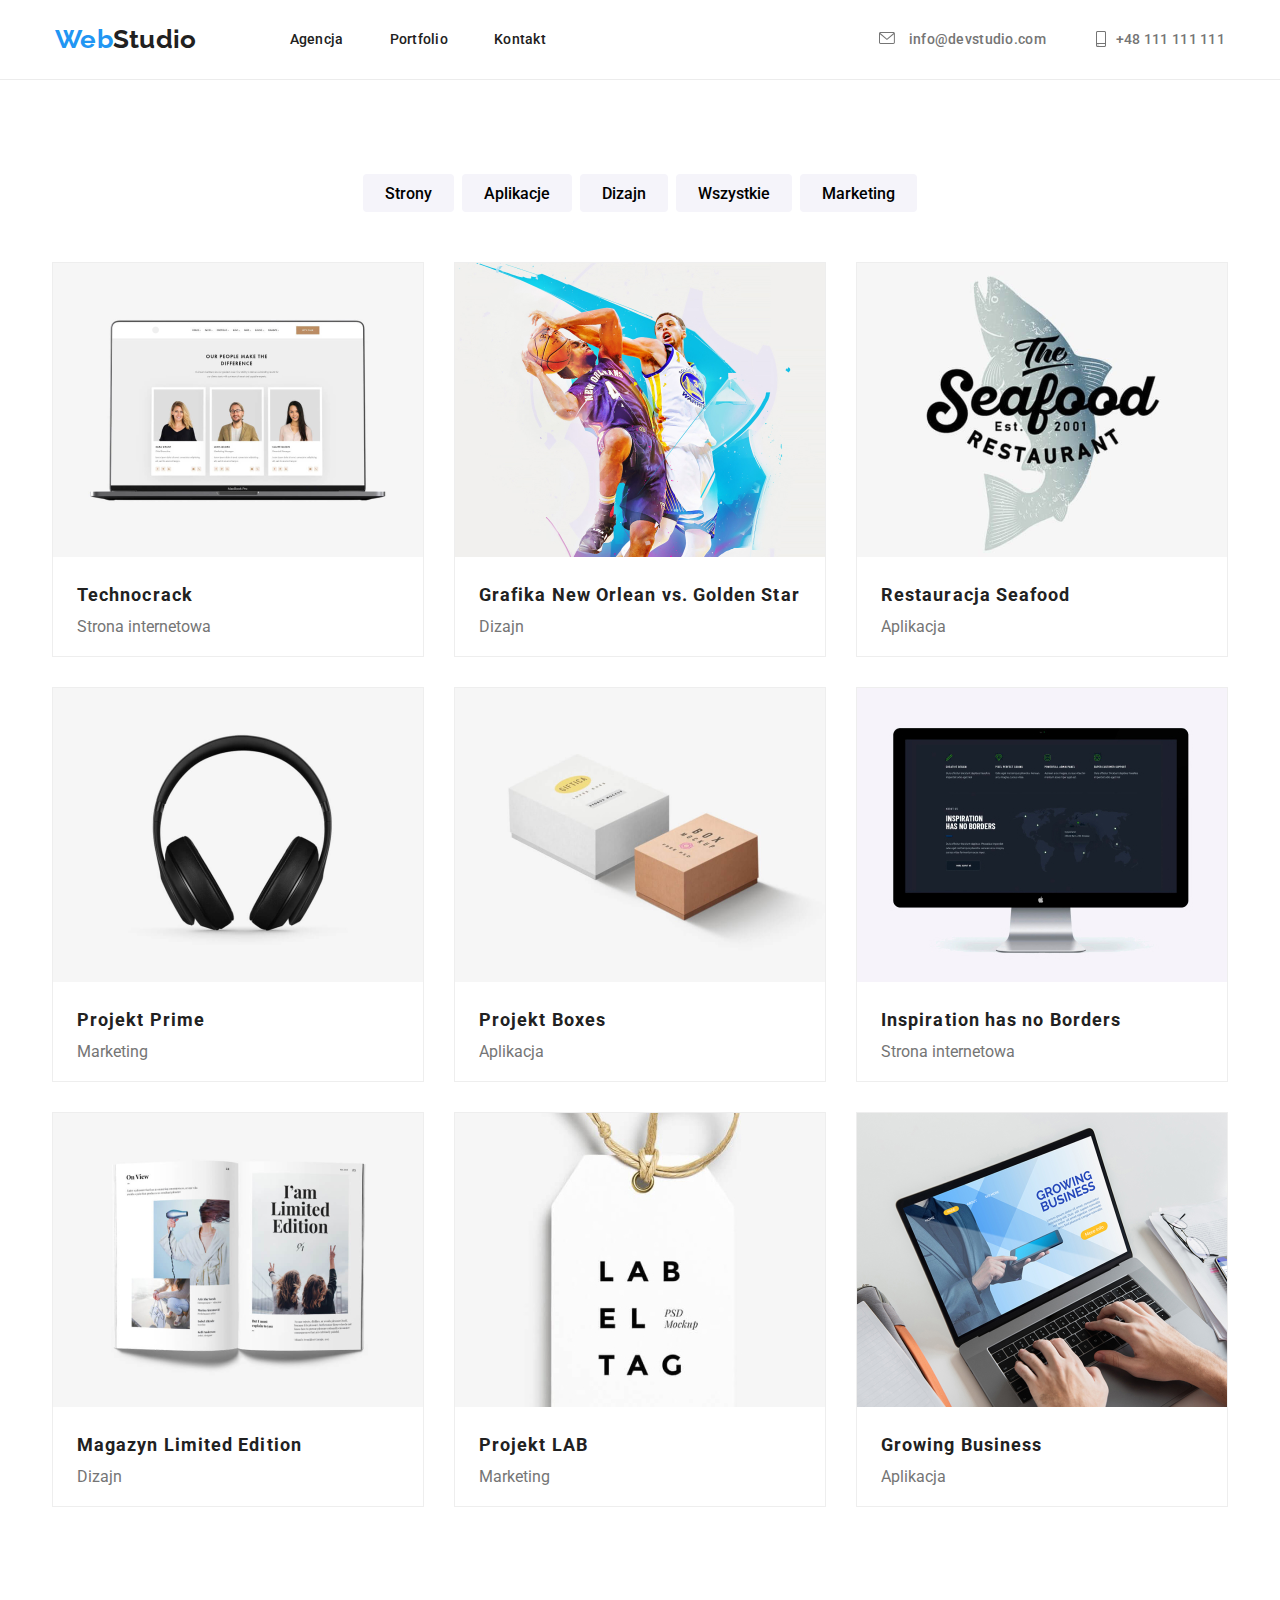
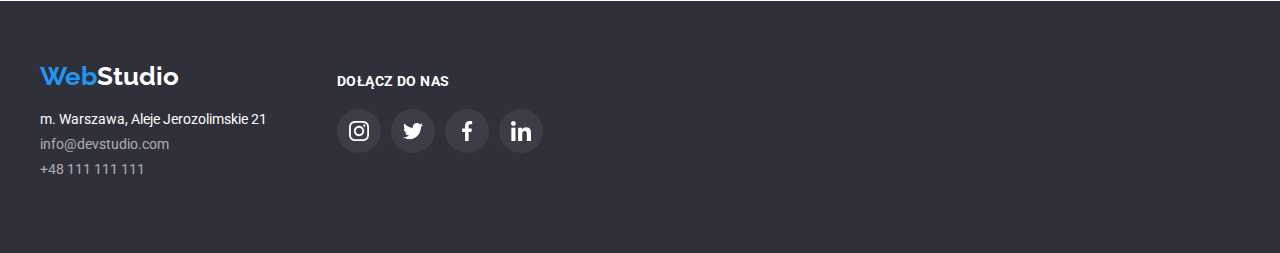
<file: portfolio.html>
<!DOCTYPE html>
<html lang="pl">
  <head>
    <meta charset="utf-8" />
    <meta name="description" content="Projekt realizowany w ramach zadania domowego GoIT" />
    <meta http-equiv="X-UA-Compatible" content="IE=edge" />
    <meta name="viewport" content="width=device-width, initial-scale=1.0" />
    <title>Zadanie domowe #4</title>
    <link rel="preconnect" href="https://fonts.googleapis.com" />
    <link rel="preconnect" href="https://fonts.gstatic.com" crossorigin />
    <link
      href="https://fonts.googleapis.com/css2?family=Raleway:wght@700&family=Roboto:wght@400;500;700;900&display=swap"
      rel="stylesheet"
    />
    <link rel="stylesheet" href="css/styles.css" />
  </head>
  <body style="font-family: 'Roboto'; color: #757575; font-style: normal">
    <header>
      <div class="box4">
        <div class="container navbar-wrapper">
          <nav>
            <ul class="lists navbar-lists">
              <li class="logo">
                <a class="menu-text" href="index.html" title="Strona główna">
                  <span class="logo-blue">Web</span><span class="logo-black">Studio</span></a
                >
              </li>
              <li>
                <a class="links menu-text menu-text-nav" href="index.html" target="_self"
                  >Agencja</a
                >
              </li>
              <li>
                <a class="links menu-text menu-text-nav" href="portfolio.html" target="_self">
                  Portfolio
                </a>
              </li>
              <li><a class="links menu-text menu-text-nav" href="#">Kontakt</a></li>
            </ul>
          </nav>

          <ul class="lists navbar-lists contact">
            <li class="level">
              <a class="links menu-kontakt" href="mailto:info@devstudio.com">
                <svg class="contact-icon" width="16" height="12">
                  <use href="./images/icons.svg#icon-envelope"></use>
                </svg>
                info@devstudio.com</a
              >
            </li>
            <li class="level">
              <svg class="contact-icon" width="10" height="16">
                <use href="./images/icons.svg#icon-smartphone"></use>
              </svg>
              <a class="links menu-kontakt" href="tel:+48111111111">+48 111 111 111</a>
            </li>
          </ul>
        </div>
      </div>
    </header>
    <main>
      <div class="container">
        <section class="section">
          <ul class="lists portfolio-navbar">
            <li class="portfolio-navbar-item">
              <button class="portfolio-button" type="button">Strony</button>
            </li>
            <li class="portfolio-navbar-item">
              <button class="portfolio-button" type="button">Aplikacje</button>
            </li>
            <li class="portfolio-navbar-item">
              <button class="portfolio-button" type="button">Dizajn</button>
            </li>
            <li class="portfolio-navbar-item">
              <button class="portfolio-button" type="button">Wszystkie</button>
            </li>
            <li class="portfolio-navbar-item">
              <button class="portfolio-button" type="button">Marketing</button>
            </li>
          </ul>

          <ul class="lists portfolio-gallery">
            <li>
              <figure class="figure-portfolio">
                <img
                  src="images/portfolio1.jpg"
                  alt="Technocrack - strona internetowa"
                  width="370"
                  height="294"
                />
                <figcaption class="figcaption">
                  <h3 class="portfolio-names">Technocrack</h3>
                  <p class="gallery-description">Strona internetowa</p>
                </figcaption>
              </figure>
            </li>
            <li>
              <figure class="figure-portfolio">
                <img
                  src="images/portfolio2.jpg"
                  alt="Grafika New Orlean vs. Golden Star - Dizajn"
                  width="370"
                  height="294"
                />
                <figcaption class="figcaption">
                  <h3 class="portfolio-names">Grafika New Orlean vs. Golden Star</h3>
                  <p class="gallery-description">Dizajn</p>
                </figcaption>
              </figure>
            </li>
            <li>
              <figure class="figure-portfolio">
                <img
                  src="images/portfolio3.jpg"
                  alt="Restauracja Seafood - Aplikacja"
                  width="370"
                  height="294"
                />
                <figcaption class="figcaption">
                  <h3 class="portfolio-names">Restauracja Seafood</h3>
                  <p class="gallery-description">Aplikacja</p>
                </figcaption>
              </figure>
            </li>
            <li>
              <figure class="figure-portfolio">
                <img
                  src="images/portfolio4.jpg"
                  alt="Projekt Prime - Marketing"
                  width="370"
                  height="294"
                />
                <figcaption class="figcaption">
                  <h3 class="portfolio-names">Projekt Prime</h3>
                  <p class="gallery-description">Marketing</p>
                </figcaption>
              </figure>
            </li>
            <li>
              <figure class="figure-portfolio">
                <img
                  src="images/portfolio5.jpg"
                  alt="Projekt Boxes - Aplikacja"
                  width="370"
                  height="294"
                />
                <figcaption class="figcaption">
                  <h3 class="portfolio-names">Projekt Boxes</h3>
                  <p class="gallery-description">Aplikacja</p>
                </figcaption>
              </figure>
            </li>
            <li>
              <figure class="figure-portfolio">
                <img
                  src="images/portfolio6.jpg"
                  alt="Inspiration has no Borders - Strona internnetowa"
                  width="370"
                  height="294"
                />
                <figcaption class="figcaption">
                  <h3 class="portfolio-names">Inspiration has no Borders</h3>
                  <p class="gallery-description">Strona internetowa</p>
                </figcaption>
              </figure>
            </li>
            <li>
              <figure class="figure-portfolio">
                <img
                  src="images/portfolio7.jpg"
                  alt="Magazyn Limited Edition - Dizajn"
                  width="370"
                  height="294"
                />
                <figcaption class="figcaption">
                  <h3 class="portfolio-names">Magazyn Limited Edition</h3>
                  <p class="gallery-description">Dizajn</p>
                </figcaption>
              </figure>
            </li>
            <li>
              <figure class="figure-portfolio">
                <img
                  src="images/portfolio8.jpg"
                  alt="Projekt LAB - Marketing"
                  width="370"
                  height="294"
                />
                <figcaption class="figcaption">
                  <h3 class="portfolio-names">Projekt LAB</h3>
                  <p class="gallery-description">Marketing</p>
                </figcaption>
              </figure>
            </li>
            <li>
              <figure class="figure-portfolio">
                <img
                  src="images/portfolio9.jpg"
                  alt="Growing Business - Aplikacja"
                  width="370"
                  height="294"
                />
                <figcaption class="figcaption">
                  <h3 class="portfolio-names">Growing Business</h3>
                  <p class="gallery-description">Aplikacja</p>
                </figcaption>
              </figure>
            </li>
          </ul>
        </section>
      </div>
    </main>
    <footer class="footer box3">
      <div class="container">
        <div class="footer-columns">
          <div class="footer-contact-links">
            <a class="links" href="index.html" title="Strona główna">
              <p class="logo-blue">
                <span class="blue">Web</span><span class="logo-white">Studio</span>
              </p>
            </a>
            <ul class="footer-list lists">
              <li>
                <address class="adres">m. Warszawa, Aleje Jerozolimskie 21</address>
              </li>
              <li>
                <a class="footer-address links" href="mailto:info@devstudio.com"
                  >info@devstudio.com</a
                >
              </li>
              <li>
                <a class="footer-address links" href="tel:+48111111111">+48 111 111 111</a>
              </li>
            </ul>
          </div>
          <div class="footer-social-container">
            <p class="footer-text">Dołącz do nas</p>
            <div class="footer-social-icons">
              <a class="footer-icons-bg" href="#">
                <svg class="footer-icons" width="20" height="20">
                  <use href="./images/icons.svg#icon-instagram-2"></use>
                </svg>
              </a>
              <a class="footer-icons-bg" href="#">
                <svg class="footer-icons" width="20" height="20">
                  <use href="./images/icons.svg#icon-twitter-1"></use>
                </svg>
              </a>
              <a class="footer-icons-bg" href="#">
                <svg class="footer-icons" width="20" height="20">
                  <use href="./images/icons.svg#icon-facebook-1"></use>
                </svg>
              </a>
              <a class="footer-icons-bg" href="#">
                <svg class="footer-icons" width="20" height="20">
                  <use href="./images/icons.svg#icon-linkedin-1"></use>
                </svg>
              </a>
            </div>
          </div>
        </div>
      </div>
    </footer>
  </body>
</html>
</file>
<file: css/styles.css>
/*body {
  display: inline;
}

*/

body {
  margin: 0;
}

h1,
h2,
h3,
h4,
h5,
h6,
ul,
p {
  margin: 0;
  padding: 0;
  border: 0;
  font-size: 100%;
  font: inherit;
}
.navbar-wrapper {
  display: flex;
  justify-content: space-between;
  align-items: center;
}
.box4 {
  border-bottom: 1px solid #ececec;
  background-color: #ffffff;
  height: 80px;
  box-sizing: border-box;
}
.contact {
  display: flex;
  gap: 50px;
  padding-right: 15px;
}

.container {
  margin: 0 auto;
  width: 100%;
  max-width: 1200px;
}
.navbar-lists {
  display: flex;
  align-items: center;
  padding-top: 24px;
  padding-bottom: 25px;
  padding-left: 15px;
}

/*
.header-menu {
  display: inline-flex;
}
*/
.gallery-set > li {
  height: 294px;
}
.logo {
  padding-right: 93px;
  display: block;
  text-decoration: none;
}
.section {
  padding-top: 94px;
  padding-bottom: 94px;
}
/* to jest część do zadania 2*/
.lists {
  list-style-type: none;
}
.links {
  display: block;
}

.links:link {
  text-decoration: none;
}
.links:hover,
.links:focus {
  color: #2196f3;
}

.logo-blue {
  color: #2196f3;
  font-family: 'Raleway';
  font-style: normal;
  font-weight: 700;
  font-size: 26px;
  padding-top: 60px;
  padding-bottom: 20px;
}
.logo-white {
  color: #ffffff;
  font-family: 'Raleway';
  font-style: normal;
  font-weight: 700;
  font-size: 26px;
}
.logo-black {
  color: #212121;
  font-family: 'Raleway';
  font-style: normal;
  font-weight: 700;
  font-size: 26px;
}
.menu-text {
  font-size: 14px;
  color: #212121;
  font-weight: 500;
  letter-spacing: 0.02em;
  text-decoration: none;
}
.menu-text-nav {
  padding-right: 46px;
}
.menu-text:first {
  padding-right: 0;
}
.menu-kontakt {
  color: #757575;
  font-weight: 500;
  font-size: 14px;
  letter-spacing: 0.02em;
}
.menu-kontakt:first {
  padding-right: 46px;
}
.banner-text {
  font-weight: 900;
  font-size: 44px;
  line-height: 136%;
  text-align: center;
  letter-spacing: 0.06em;
  text-transform: uppercase;
  color: #ffffff;
  max-width: 696px;
  padding-bottom: 30px;
}
.banner-button {
  width: 200px;
  height: 50px;

  font-family: 'Roboto';
  background-color: #2196f3;
  color: #ffffff;
  font-weight: 700;
  font-size: 16px;
  line-height: 30px;
  cursor: pointer;
  box-shadow: 0px 4px 4px rgba(0, 0, 0, 0.15);
  border-radius: 4px;
}
.banner {
  display: flex;
  flex-direction: column;
  align-items: center;
  background-image: url(https://github.com/Piotrek92PL/goit-markup-hw-04/blob/main/images/background.png);
}
.features-set {
  display: flex;
  flex-wrap: wrap;
  gap: 30px;
  justify-content: center;
  padding-bottom: 94px;
  padding-inline-start: 0px;
}
.features-item {
  width: 270px;
  /*
  padding: 10px; */
  background-color: #ffffff;
}
.team-set {
  display: flex;
  flex-wrap: wrap;
  gap: 30px;
  justify-content: center;
}
.team-item {
  width: 270;
}
.team {
  background-color: #f5f4fa;
}
.figure {
  margin: 0;
  background-color: #ffffff;
  border-radius: 0px 0px 4px 4px;
  box-shadow: 0px 1px 3px rgba(0, 0, 0, 0.12), 0px 1px 1px rgba(0, 0, 0, 0.14),
    0px 2px 1px rgba(0, 0, 0, 0.2);
  text-align: center;
}
.team-position {
  padding-bottom: 16px;
}
.figure > img {
  padding-bottom: 30px;
}
.features-headers {
  font-weight: 700;
  font-size: 14px;
  letter-spacing: 0.03em;
  text-transform: uppercase;
  color: #212121;
  padding-bottom: 10px;
}
.features-text {
  font-weight: 400;
  font-size: 14px;
  line-height: 171%;
  letter-spacing: 0.03em;
  text-align: justify;
}
.gallery {
  font-weight: 700;
  font-size: 36px;
  color: #212121;
  text-align: center;
  padding-bottom: 50px;
}
.gallery-set {
  display: flex;
  flex-wrap: wrap;
  gap: 30px;
  justify-content: center;
}
.team-names {
  font-weight: 500;
  font-size: 16px;
  letter-spacing: 0.03em;
  color: #212121;
  padding-bottom: 10px;
}
.footer {
  background-color: #2f303a;
  color: #ffffff;
  font-style: normal;
}
.footer-address {
  color: #ffffff;
  opacity: 60%;
}
.adres {
  font-style: normal;
}
.adres,
.footer-address {
  font-size: 14px;
  padding-bottom: 9px;
}
.footer-list {
  padding-bottom: 60px;
}
.box1 {
  /*background-image: url(https://github.com/Piotrek92PL/goit-markup-hw-04/blob/main/images/background.png); */
  background-color: #2f303a;

  display: flex;
  align-items: center;
  justify-content: center;
  background-image: /* linear-gradient (rgba(47, 48, 58, 0.4), rgba(255, 255, 255, 0)), */ url(../images/background.png);
  background-size: cover;
  background-repeat: no-repeat;
  height: 600px;
}

/*
.background {
  background-image: url(../images/background.png);
  background-size: contain;
  background-repeat: no-repeat;
  height: 200px;
  padding: 0;
}
*/
.box2 {
  background-color: #f5f4fa;
  height: 708px;
}
.box3 {
  background-color: #2f303a;
  height: 252px;
}

/* Część dotycząca portfolio */
.portfolio-button {
  background-color: #f5f4fa;
  border-radius: 4px;
  font-weight: 500;
  font-size: 16px;
  font-family: 'Roboto';
  cursor: pointer;
  height: 38px;
  border: 0;
  padding: 6px 22px;
}

.portfolio-button:hover,
.portfolio-button:focus {
  background-color: #2196f3;
  color: #ffffff;
}
.portfolio-names {
  font-style: normal;
  font-weight: 700;
  font-size: 18px;
  line-height: 200%;
  letter-spacing: 0.06em;
  color: #212121;
  padding-bottom: 4px;
}
.gallery-description {
  font-weight: 400;
  font-size: 16px;
}
.portfolio-navbar {
  display: flex;
  justify-content: center;
}
.portfolio-navbar-item {
  padding-right: 4px;
  padding-left: 4px;
  padding-bottom: 50px;
}
.portfolio-gallery {
  display: flex;
  flex-wrap: wrap;
  gap: 30px;
  justify-content: center;
}
.portfolio-gallery > img {
  padding-left: 0;
  padding-right: 0;
}
.figure-portfolio {
  margin-inline-start: 0;
  margin-inline-end: 0;
  background-color: #ffffff;
  text-align: center;
  border: 1px solid #eeeeee;
  margin: 0;
}
.figcaption {
  padding: 20px 24px;
  text-align: left;
}
.figure-portfolio > img {
  vertical-align: top;
}
.contact-icon {
  fill: #757575;
  margin-right: 10px;
}

.contact-icon:hover,
.contact-icon:focus {
  fill: #2196f3;
}

.level {
  display: flex;
  flex-wrap: no-wrap;
}
/* href="./images/icons.svg#icon-smartphone"; */
.level:hover a {
  color: #2196f3;
}
.level:hover svg {
  fill: #2196f3;
}
.features-icons {
  padding: 25px 100px 25px 100px;
  border-radius: 3px;
  background-color: #f5f4fa;
  margin-bottom: 30px;
}
.social-icons-container {
  display: flex;
  width: 206px;
  margin-left: 32px;
  margin-right: 32px;
  padding-bottom: 42px;
  justify-content: space-between;
}
.social-icons {
  fill: #afb1b8;
  justify-content: space-between;
  padding: 12px;
}

.social-icons:hover {
  fill: #ffffff;
  cursor: pointer;
}

.client-icons-container {
  margin-left: 15px;
  max-width: 1170px;
  display: flex;
  justify-content: space-between;
}
.client-icons-border {
  width: 170px;
  border: 1px solid #afb1b8;
  border-radius: 4px;
}
.client-icons {
  padding: 17.71px 32px;
  fill: #afb1b8;
}
.icon-background {
  border-radius: 22px;
}
.footer-contact-links {
  max-width: 246px;
}
.footer-columns {
  display: flex;
}
.footer-text {
  font-weight: 700;
  font-size: 14px;
  line-height: 16px;
  letter-spacing: 0.03em;
  text-transform: uppercase;

  color: #ffffff;
  padding-top: 72px;
  padding-bottom: 20px;
}
.footer-social-container {
  padding-left: 70px;
  width: 206px;
}
.footer-social-icons {
  display: flex;
  justify-content: space-between;
}
.footer-icons {
  fill: #ffffff;
  padding: 12px;
}
.figure-portfolio:hover {
  box-shadow: 0px 1px 3px rgba(0, 0, 0, 0.12), 0px 1px 1px rgba(0, 0, 0, 0.14),
    0px 2px 1px rgba(0, 0, 0, 0.2);
  cursor: pointer;
}
.client-icons-border:hover,
.client-icons-border:focus {
  border-color: #2196f3;
  cursor: pointer;
}
.client-icons:hover,
.client-icons:hover {
  fill: #2196f3;
  cursor: pointer;
}
.social-icons-bg:hover {
  border-radius: 50%;
  background-color: #2196f3;
  width: 44px;
  height: 44px;
}
.footer-icons-bg {
  background-color: #ffffff10;
  border-radius: 50%;
  width: 44px;
  height: 44px;
}
.footer-icons-bg:hover,
.footer-icons-bg:focus {
  background-color: #2196f3;
  border-radius: 50%;
  width: 44px;
  height: 44px;
  cursor: pointer;
}
</file>
